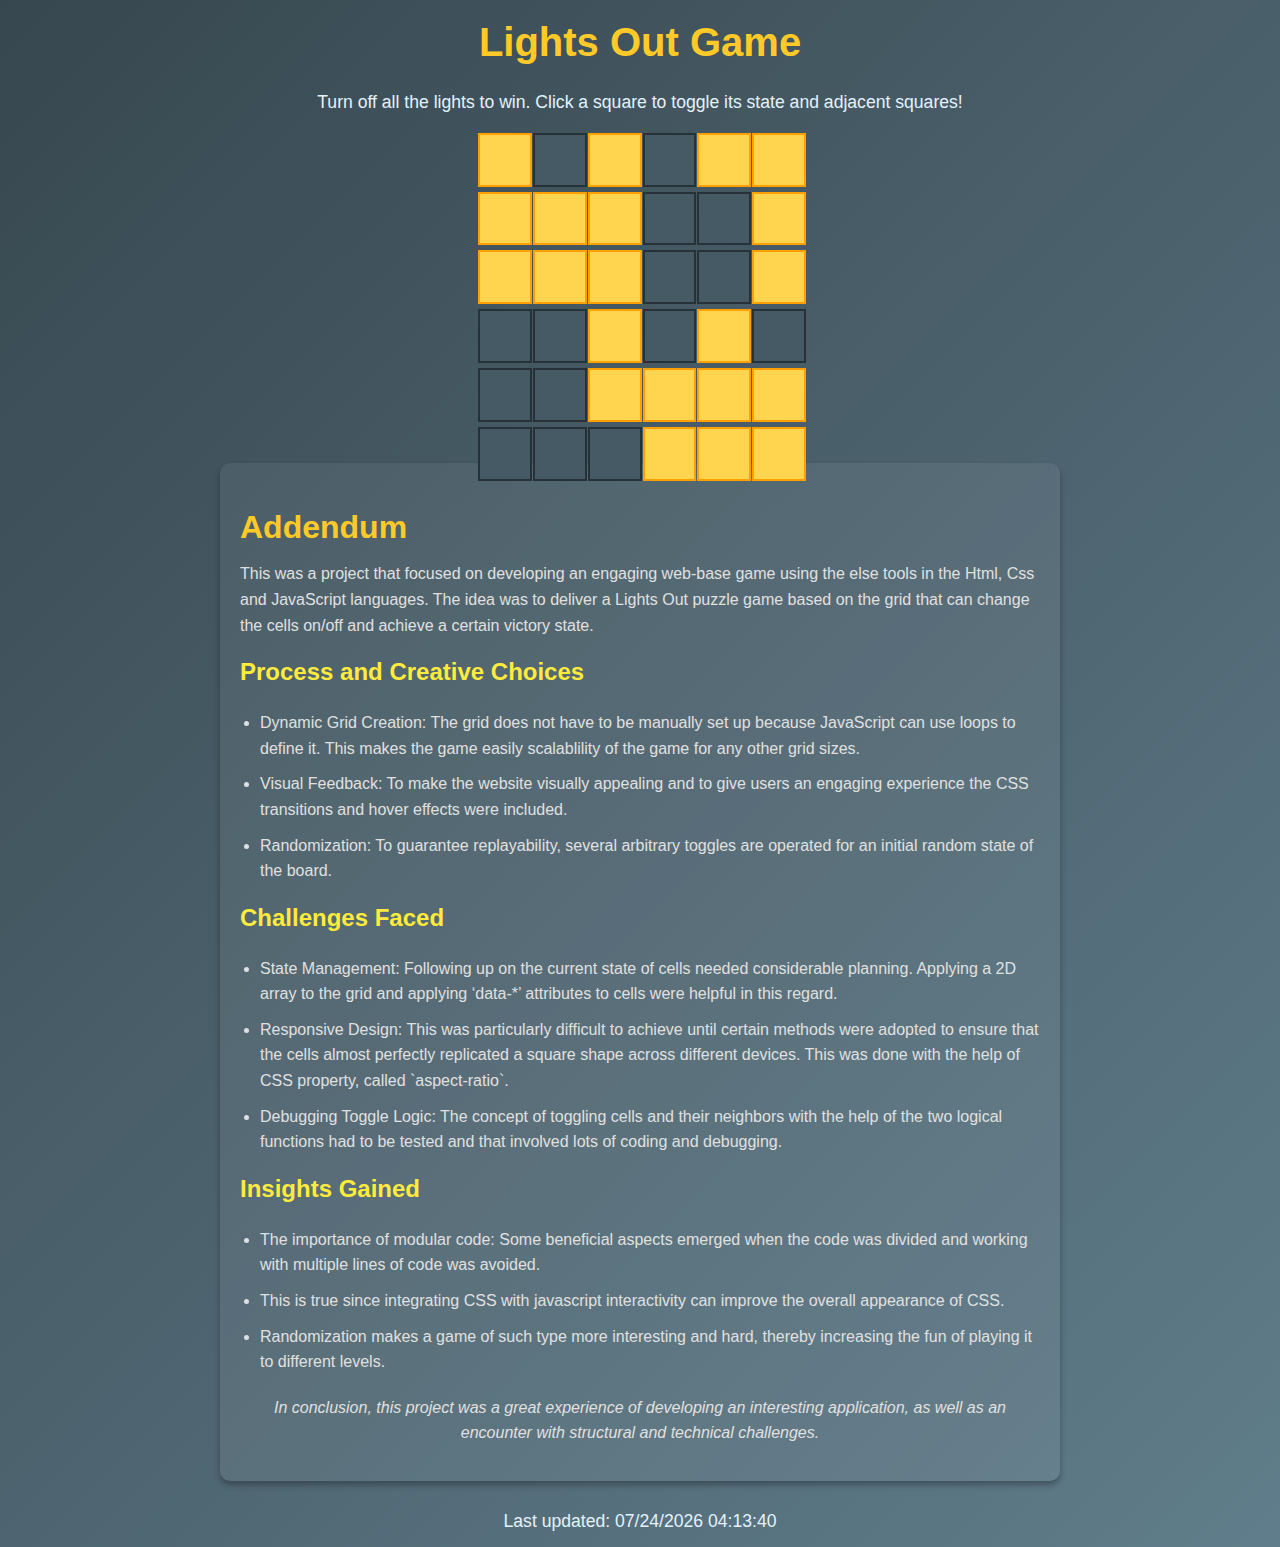
<file: final/index.html>
<!DOCTYPE html>
<html lang="en">
<head>
    <meta charset="UTF-8">
    <meta name="viewport" content="width=device-width, initial-scale=1.0">
    <title>Lights Out Game</title>
    <link rel="stylesheet" href="style.css">
</head>
<body>
    <h1>Lights Out Game</h1>
    <p>Turn off all the lights to win. Click a square to toggle its state and adjacent squares!</p>
    <div id="game-board"></div>
    <section id="addendum">
        <h2>Addendum</h2>
        <p>
            This was a project that focused on developing an engaging web-base game using the else tools in the Html, Css and JavaScript languages. The idea was to deliver a Lights Out puzzle game based on the grid that can change the cells on/off and achieve a certain victory state.        </p>
        <h3>Process and Creative Choices</h3>
        <ul>
            <li>
                Dynamic Grid Creation: The grid does not have to be manually set up because JavaScript can use loops to define it. This makes the game easily scalablility of the game for any other grid sizes.
            </li>
            <li>
                Visual Feedback: To make the website visually appealing and to give users an engaging experience the CSS transitions and hover effects were included.
            </li>
            <li>
                Randomization: To guarantee replayability, several arbitrary toggles are operated for an initial random state of the board.
            </li>
        </ul>
        <h3>Challenges Faced</h3>
        <ul>
            <li>
                State Management: Following up on the current state of cells needed considerable planning. Applying a 2D array to the grid and applying ‘data-*’ attributes to cells were helpful in this regard.
            </li>
            <li>
                Responsive Design: This was particularly difficult to achieve until certain methods were adopted to ensure that the cells almost perfectly replicated a square shape across different devices. This was done with the help of CSS property, called `aspect-ratio`.
            </li>
            <li>
                Debugging Toggle Logic: The concept of toggling cells and their neighbors with the help of the two logical functions had to be tested and that involved lots of coding and debugging.
            </li>
        </ul>
        <h3>Insights Gained</h3>
        <ul>
            <li>
                The importance of modular code: Some beneficial aspects emerged when the code was divided and working with multiple lines of code was avoided.
            </li>
            <li>
                This is true since integrating CSS with javascript interactivity can improve the overall appearance of CSS.
            </li>
            <li>
                Randomization makes a game of such type more interesting and hard, thereby increasing the fun of playing it to different levels.
            </li>
        </ul>
        <p>
            In conclusion, this project was a great experience of developing an interesting application, as well as an encounter with structural and technical challenges.
        </p>
    </section>
    <footer>
        <p>Last updated: <span id="lastModified"></span></p>
    </footer>
    <script>
        document.getElementById('lastModified').textContent = document.lastModified;
    </script>
    <script src="game.js"></script>
</body>
</html>
</file>
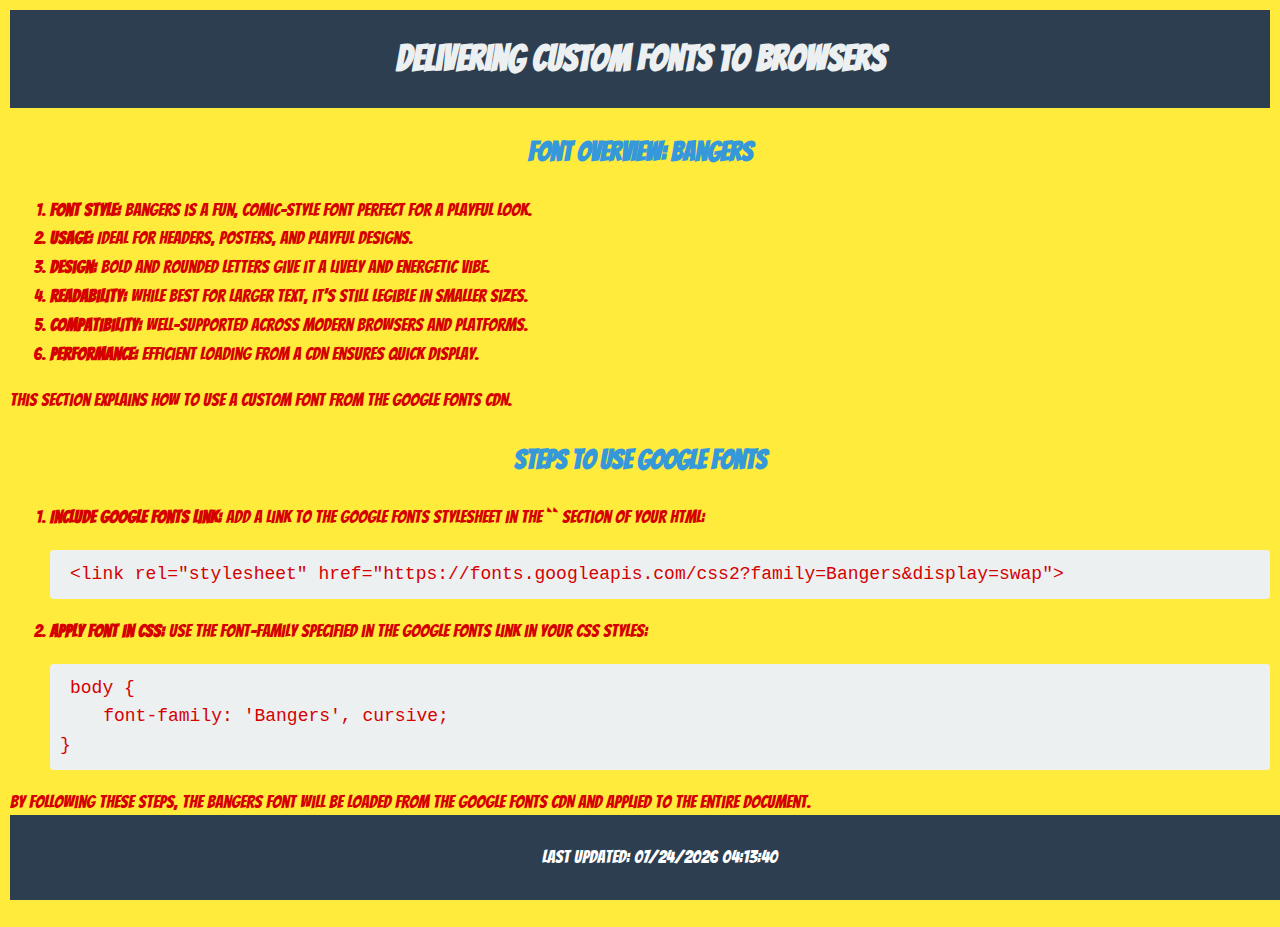
<file: lab-3/index.html>
<!DOCTYPE html>
<html lang="en">

<head>
    <meta charset="UTF-8">
    <meta name="viewport" content="width=device-width, initial-scale=1.0">
    <title>Delivering Custom Fonts to Browsers</title>
    <link rel="stylesheet" href="https://fonts.googleapis.com/css2?family=Bangers&display=swap">
    <style>
        body {
            font-family: 'Bangers', cursive;
            background-color: #ffeb3b;
            color: #d50000;
            line-height: 1.6;
            margin: 0;
            font-size: 18px;
            padding: 10px;
        }

        header {
            background-color: #2c3e50;
            color: white;
            padding: 20px;
            text-align: center;
            margin-bottom: 20px;
        }

        h1 {
            color: #ecf0f1;
            text-align: center;
            margin: 0;
        }

        h2 {
            color: #3498db;
            text-align: center;
        }

        ol {
            padding-left: 40px;
        }

        code {
            background-color: #ecf0f1;
            padding: 5px 10px;
            border-radius: 4px;
            margin: 10px 0;
        }

        pre {
            background-color: #ecf0f1;
            border-radius: 4px;
            overflow: auto;
            padding: 10px;
        }

        footer {
            background-color: #2c3e50;
            color: white;
            text-align: center;
            padding: 10px;
            position: fixed;
            bottom: 0;
            width: 100%;
        }

        a {
            color: #3498db;
            text-decoration: none;
        }

        a:hover {
            text-decoration: underline;
        }

        .steps {
            margin-bottom: 100px;
        }
    </style>
</head>

<body>
    <header>
        <h1>Delivering Custom Fonts to Browsers</h1>
    </header>
    <main>
        <div>
            <h2>Font Overview: Bangers</h2>
            <ol>
                <li><strong>Font Style:</strong> Bangers is a fun, comic-style font perfect for a playful look.</li>
                <li><strong>Usage:</strong> Ideal for headers, posters, and playful designs.</li>
                <li><strong>Design:</strong> Bold and rounded letters give it a lively and energetic vibe.</li>
                <li><strong>Readability:</strong> While best for larger text, it's still legible in smaller sizes.</li>
                <li><strong>Compatibility:</strong> Well-supported across modern browsers and platforms.</li>
                <li><strong>Performance:</strong> Efficient loading from a CDN ensures quick display.</li>
            </ol>
        </div>
        <div class="steps">
            <p>This section explains how to use a custom font from the Google Fonts CDN.</p>
            <h2>Steps to Use Google Fonts</h2>
            <ol>
                <li><strong>Include Google Fonts Link:</strong> Add a link to the Google Fonts stylesheet in the `<head>` section of your HTML:
                    <pre><code>&lt;link rel="stylesheet" href="https://fonts.googleapis.com/css2?family=Bangers&display=swap"&gt;</code></pre>
                </li>
                <li><strong>Apply Font in CSS:</strong> Use the font-family specified in the Google Fonts link in your CSS styles:
                    <pre><code>body {
    font-family: 'Bangers', cursive;
}</code></pre>
                </li>
            </ol>
            <p>By following these steps, the Bangers font will be loaded from the Google Fonts CDN and applied to the entire document.</p>
        </div>
    </main>
    <footer>
        <p>Last updated:
            <span id="lastModified"></span>
        </p>
    </footer>
    <script type="text/javascript">
        var x = document.lastModified;
        document.getElementById('lastModified').textContent = x;
    </script>
</body>

</html>
</file>
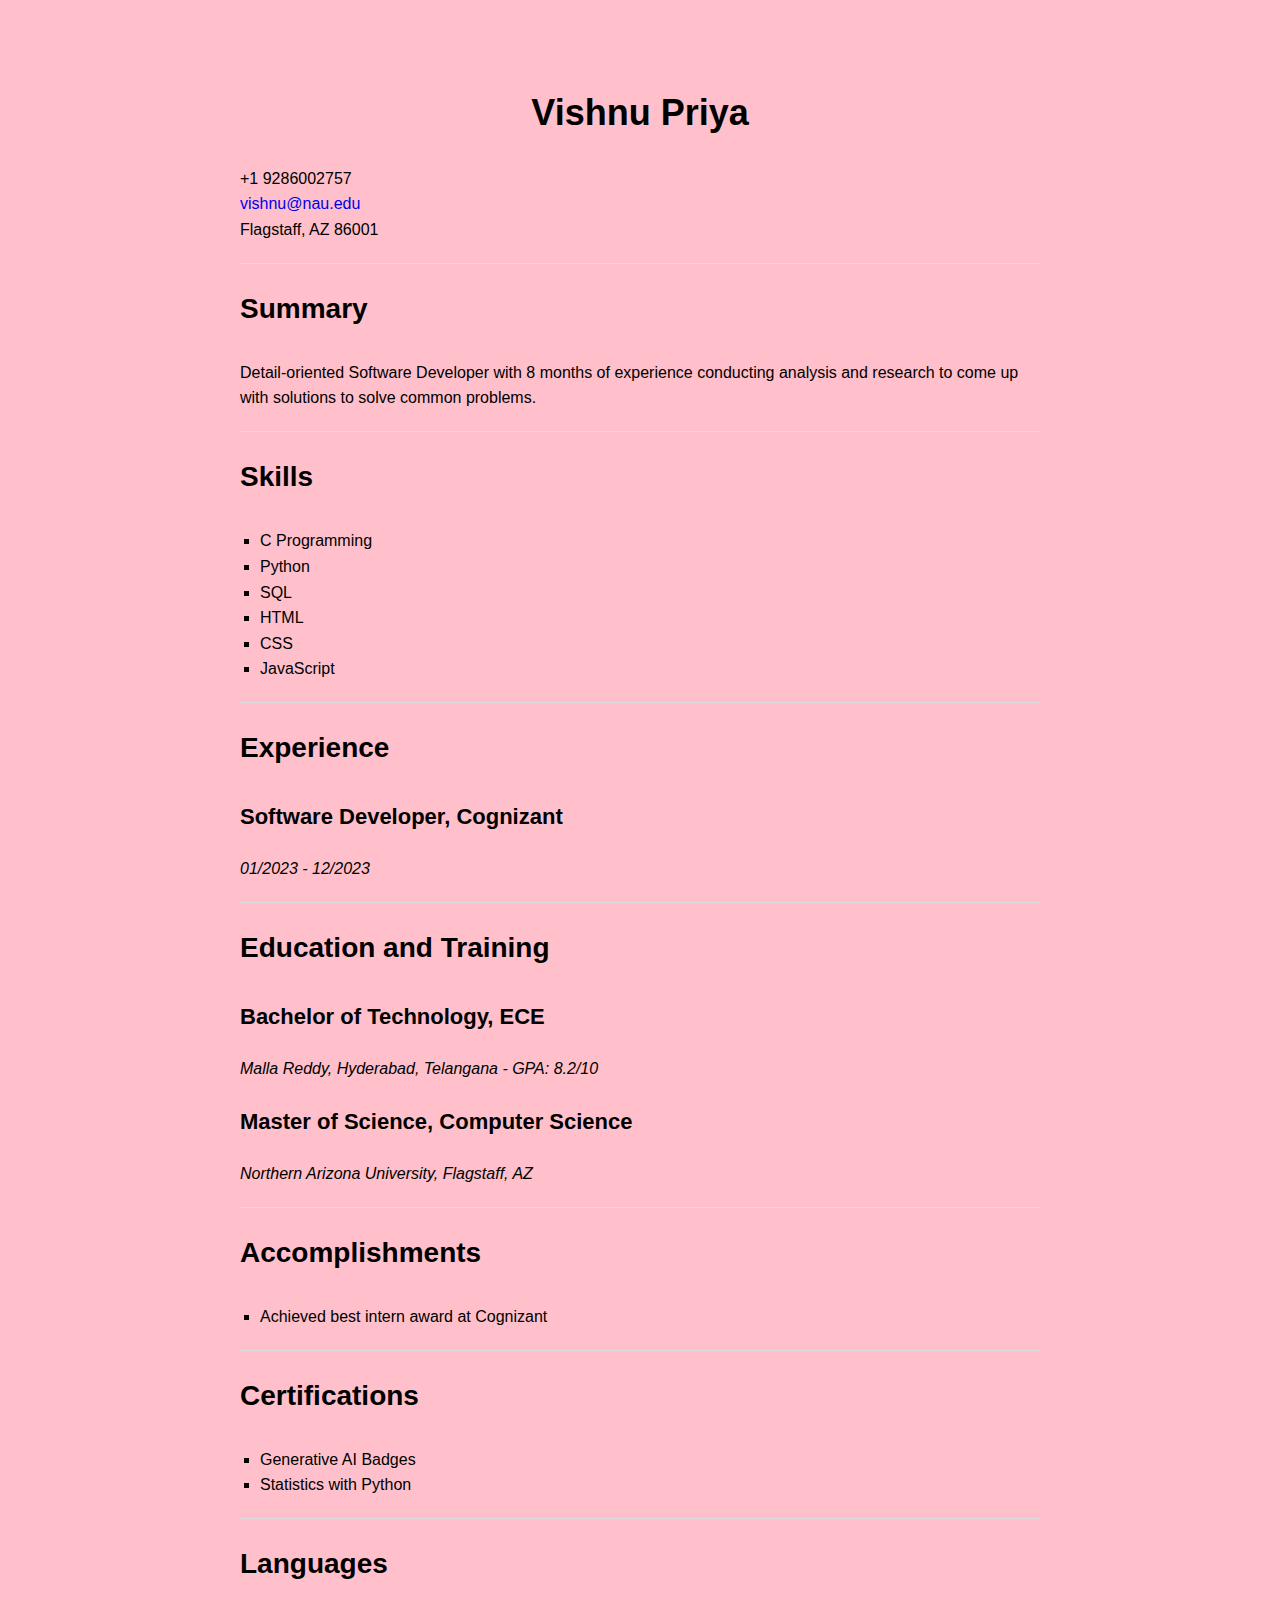
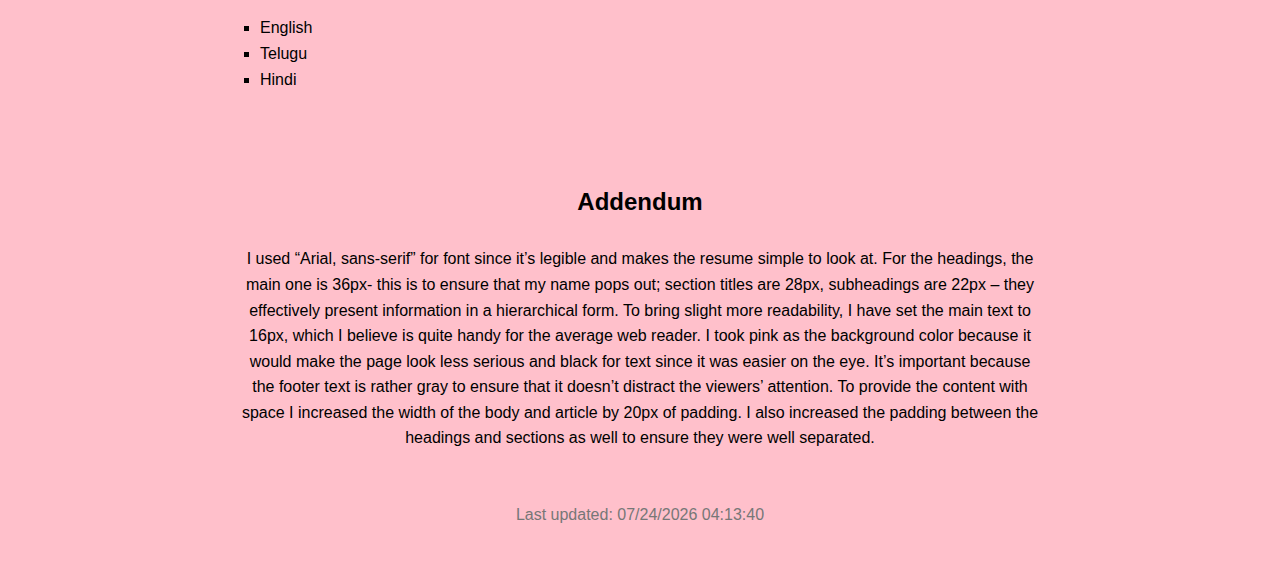
<file: lab-4/index.html>
<!DOCTYPE html>
<html lang="en">
  <head>
    <meta charset="UTF-8" />
    <meta name="viewport" content="width=device-width, initial-scale=1.0" />
    <title>Lab 4 - Vishnu Priya</title>
    <style>
      body {
        font-family: Arial, sans-serif;
        line-height: 1.6;
        margin: 0;
        padding: 20px;
        background-color: pink;
      }

      article {
        padding: 20px;
        margin: 20px auto;
        max-width: 800px;
      }

      h1 {
        font-size: 36px;
        text-align: center;
      }

      h2 {
        font-size: 28px;
        padding-bottom: 5px;
      }

      h3 {
        font-size: 22px;
      }

      p,
      li {
        font-size: 16px;
      }

      ul {
        list-style-type: square;
        padding-left: 20px;
      }

      a {
        text-decoration: none;
      }

      hr {
        border: 0;
        height: 1px;
        background: #ddd;
        margin: 20px 0;
      }

      footer {
        text-align: center;
        font-size: 14px;
        color: #777;
        margin-top: 20px;
      }

      .addendum {
        padding: 15px;
        margin-top: 20px;
      }

      .addendum h2 {
        font-size: 24px;
      }

      .addendum ol {
        margin-left: 20px;
      }
    </style>
  </head>
  <body>
    <article>
      <h1>Vishnu Priya</h1>
      <p>
        +1 9286002757<br />
        <a href="mailto:vishnu@nau.edu">vishnu@nau.edu</a><br />
        Flagstaff, AZ 86001<br />
      </p>
      <hr />

      <h2>Summary</h2>
      <p>
        Detail-oriented Software Developer with 8 months of experience
        conducting analysis and research to come up with solutions to solve
        common problems.
      </p>
      <hr />

      <h2>Skills</h2>
      <ul>
        <li>C Programming</li>
        <li>Python</li>
        <li>SQL</li>
        <li>HTML</li>
        <li>CSS</li>
        <li>JavaScript</li>
      </ul>
      <hr />

      <h2>Experience</h2>
      <h3>Software Developer, Cognizant</h3>
      <p><em>01/2023 - 12/2023</em></p>
      <hr />

      <h2>Education and Training</h2>
      <h3>Bachelor of Technology, ECE</h3>
      <p><em>Malla Reddy, Hyderabad, Telangana - GPA: 8.2/10</em></p>

      <h3>Master of Science, Computer Science</h3>
      <p><em>Northern Arizona University, Flagstaff, AZ</em></p>
      <hr />

      <h2>Accomplishments</h2>
      <ul>
        <li>Achieved best intern award at Cognizant</li>
      </ul>
      <hr />

      <h2>Certifications</h2>
      <ul>
        <li>Generative AI Badges</li>
        <li>Statistics with Python</li>
      </ul>
      <hr />

      <h2>Languages</h2>
      <ul>
        <li>English</li>
        <li>Telugu</li>
        <li>Hindi</li>
      </ul>
    </article>

    <article class="addendum" style="text-align: center">
      <h2>Addendum</h2>
      <p>
        I used “Arial, sans-serif” for font since it’s legible and makes the
        resume simple to look at. For the headings, the main one is 36px- this
        is to ensure that my name pops out; section titles are 28px, subheadings
        are 22px – they effectively present information in a hierarchical form.
        To bring slight more readability, I have set the main text to 16px,
        which I believe is quite handy for the average web reader. I took pink
        as the background color because it would make the page look less serious
        and black for text since it was easier on the eye. It’s important
        because the footer text is rather gray to ensure that it doesn’t
        distract the viewers’ attention. To provide the content with space I
        increased the width of the body and article by 20px of padding. I also
        increased the padding between the headings and sections as well to
        ensure they were well separated.
      </p>
    </article>

    <footer>
      <p>
        Last updated:
        <span id="lastModified"></span>
      </p>
    </footer>

    <script>
      var x = document.lastModified;
      document.getElementById("lastModified").textContent = x;
    </script>
  </body>
</html>
</file>
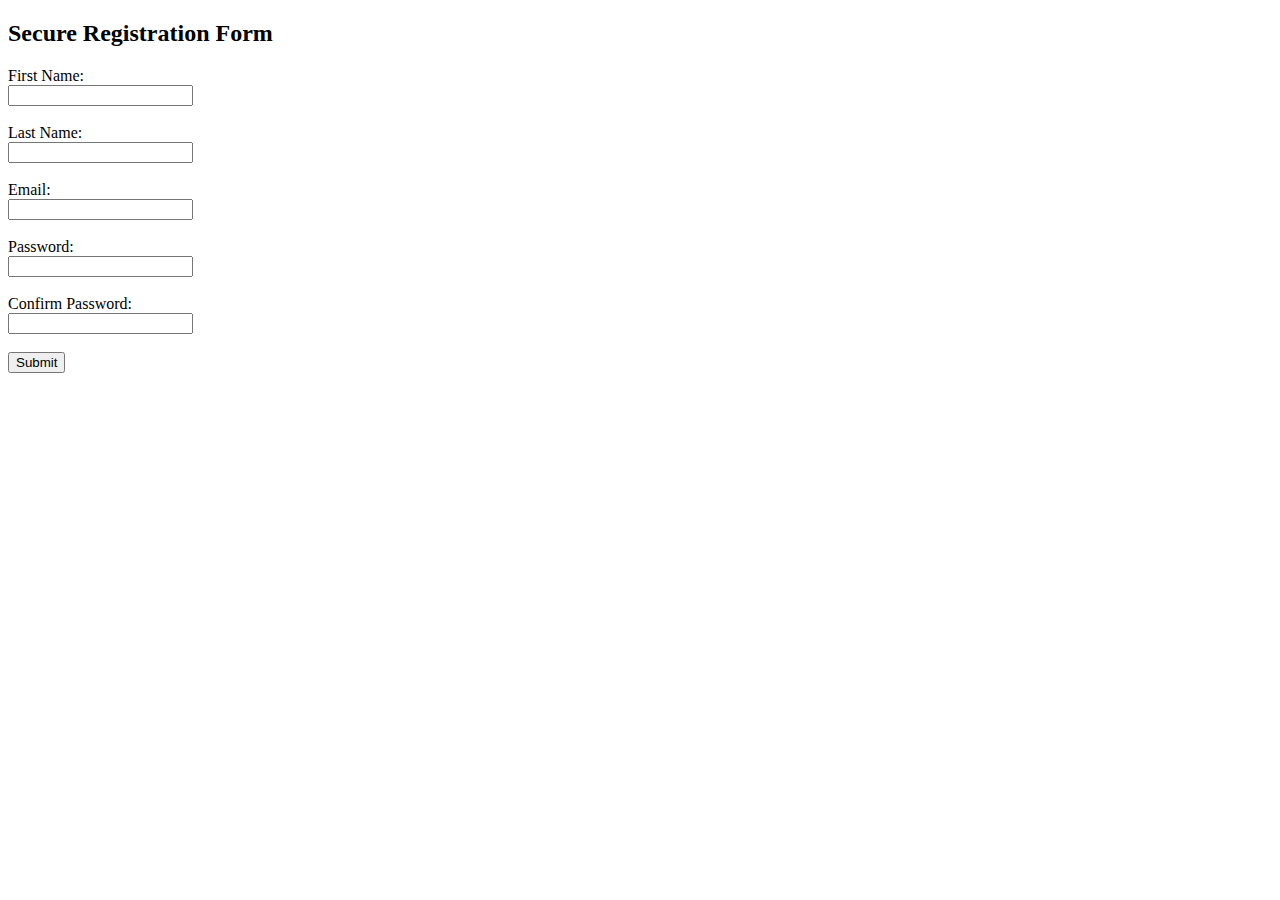
<file: lab-8/index.html>
<!DOCTYPE html>
<html lang="en">
<head>
    <meta charset="UTF-8">
    <meta name="viewport" content="width=device-width, initial-scale=1.0">
    <title>Secure Web Form</title>
    <script>
        function validateForm() {
            var firstName = document.getElementById("first-name").value;
            var lastName = document.getElementById("last-name").value;
            var email = document.getElementById("email").value;
            var password = document.getElementById("password").value;
            var confirmPassword = document.getElementById("confirm-password").value;
            var emailPattern = /^[a-zA-Z0-9._-]+@[a-zA-Z0-9.-]+\.[a-zA-Z]{2,6}$/;

            if (firstName == "" || lastName == "" || email == "" || password == "" || confirmPassword == "") {
                alert("All fields must be filled out.");
                return false;
            }

            if (!emailPattern.test(email)) {
                alert("Please enter a valid email address.");
                return false;
            }

            if (password !== confirmPassword) {
                alert("Passwords do not match.");
                return false;
            }

            alert("Form submitted successfully!");
            return true;
        }

        function escapeHtml(str) {
            return str.replace(/[&<>"']/g, function(match) {
                return {'&': '&amp;', '<': '&lt;', '>': '&gt;', '"': '&quot;', "'": '&#39;'}[match];
            });
        }

        function handleFormSubmission(event) {
            event.preventDefault(); 

            var firstName = escapeHtml(document.getElementById("first-name").value);
            var lastName = escapeHtml(document.getElementById("last-name").value);
            var email = escapeHtml(document.getElementById("email").value);
            var password = escapeHtml(document.getElementById("password").value);
            var confirmPassword = escapeHtml(document.getElementById("confirm-password").value);

            

            console.log('Sanitized First Name:', firstName);
            console.log('Sanitized Last Name:', lastName);
            console.log('Sanitized Email:', email);
            console.log('Sanitized Password:', password);
            console.log('Sanitized Confirm Password:', confirmPassword);

            alert("Form data sanitized and ready for submission!");
        }
    </script>
</head>
<body>
    <h2>Secure Registration Form</h2>
    <form onsubmit="validateForm(); handleFormSubmission(event)">
        <label for="first-name">First Name:</label><br>
        <input type="text" id="first-name" name="first-name"><br><br>

        <label for="last-name">Last Name:</label><br>
        <input type="text" id="last-name" name="last-name"><br><br>

        <label for="email">Email:</label><br>
        <input type="text" id="email" name="email"><br><br>

        <label for="password">Password:</label><br>
        <input type="password" id="password" name="password"><br><br>

        <label for="confirm-password">Confirm Password:</label><br>
        <input type="password" id="confirm-password" name="confirm-password"><br><br>

        <input type="submit" value="Submit">
    </form>
</body>
</html>
</file>
<file: final/style.css>
body {
    font-family: 'Arial', sans-serif;
    text-align: center;
    margin: 0;
    padding: 0;
    background: linear-gradient(135deg, #37474f, #607d8b);
    color: #f5f5f5;
}

h1 {
    margin-top: 20px;
    font-size: 2.5rem;
    color: #ffca28;
}

p {
    font-size: 1.1rem;
    margin: 15px 0;
    color: #e3f2fd;
}

#game-board {
    display: grid;
    gap: 5px;
    margin: 20px auto;
    width: 300px;
    height: 300px;
    grid-template-columns: repeat(6, 1fr); 
    justify-content: center;
}

.cell {
    background-color: #ffd54f;
    border: 2px solid #ffa000;
    width: 100%;
    aspect-ratio: 1; 
    cursor: pointer;
    transition: background-color 0.3s, transform 0.2s;
}

.cell.is-off {
    background-color: #455a64; 
    border-color: #263238;
}

.cell:hover {
    transform: scale(1.1);
}

footer {
    margin-top: 20px;
    font-size: 0.9rem;
    color: #cfd8dc;
}

#addendum {
    margin: 30px auto;
    padding: 20px;
    max-width: 800px;
    background: #ffffff10;
    border-radius: 10px;
    box-shadow: 0 4px 6px rgba(0, 0, 0, 0.3);
    text-align: left;
    color: #ffffff;
}

#addendum h2 {
    font-size: 2rem;
    margin-bottom: 15px;
    color: #ffca28;
}

#addendum p,
#addendum ul {
    font-size: 1rem;
    line-height: 1.6;
    color: #e0e0e0;
}

#addendum ul {
    padding-left: 20px;
}

#addendum ul li {
    margin-bottom: 10px;
}

#addendum h3 {
    margin-top: 20px;
    font-size: 1.5rem;
    color: #ffeb3b;
}

#addendum p:last-child {
    margin-top: 20px;
    font-style: italic;
    text-align: center;
}
</file>
